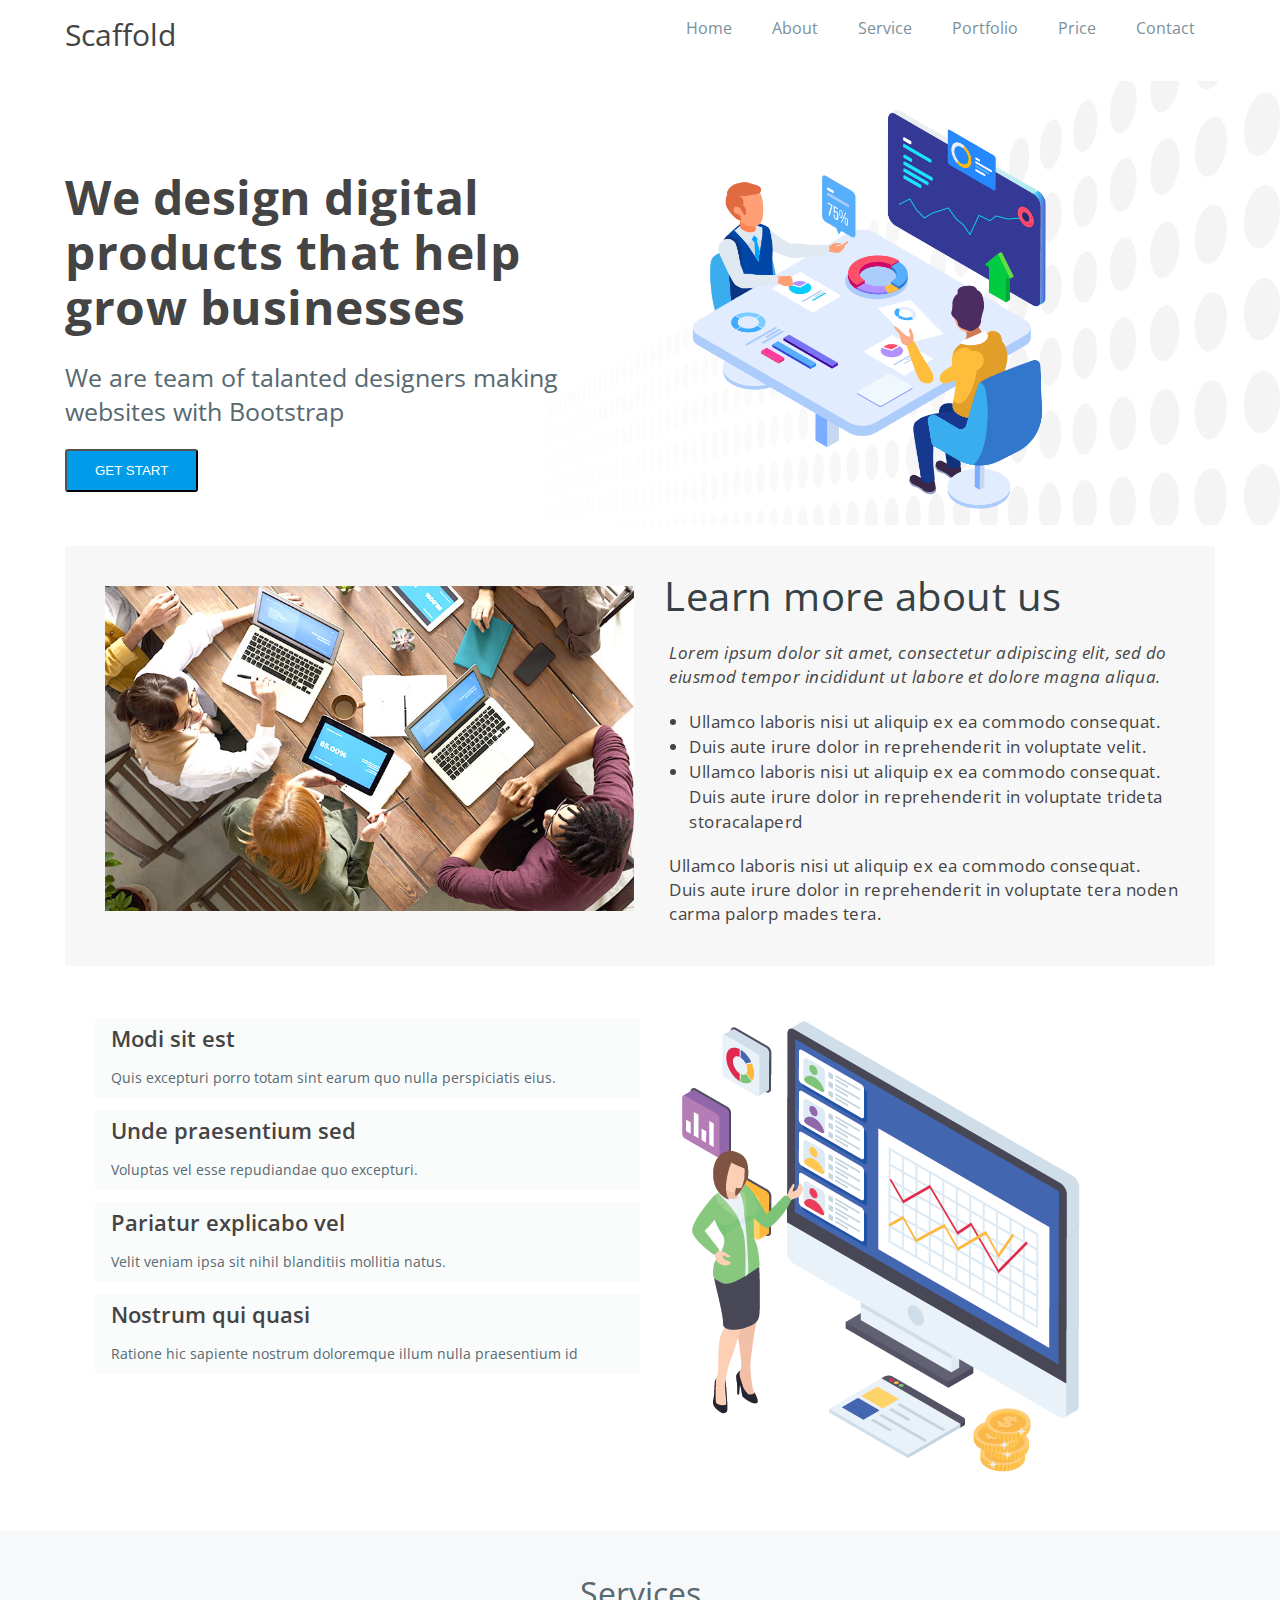
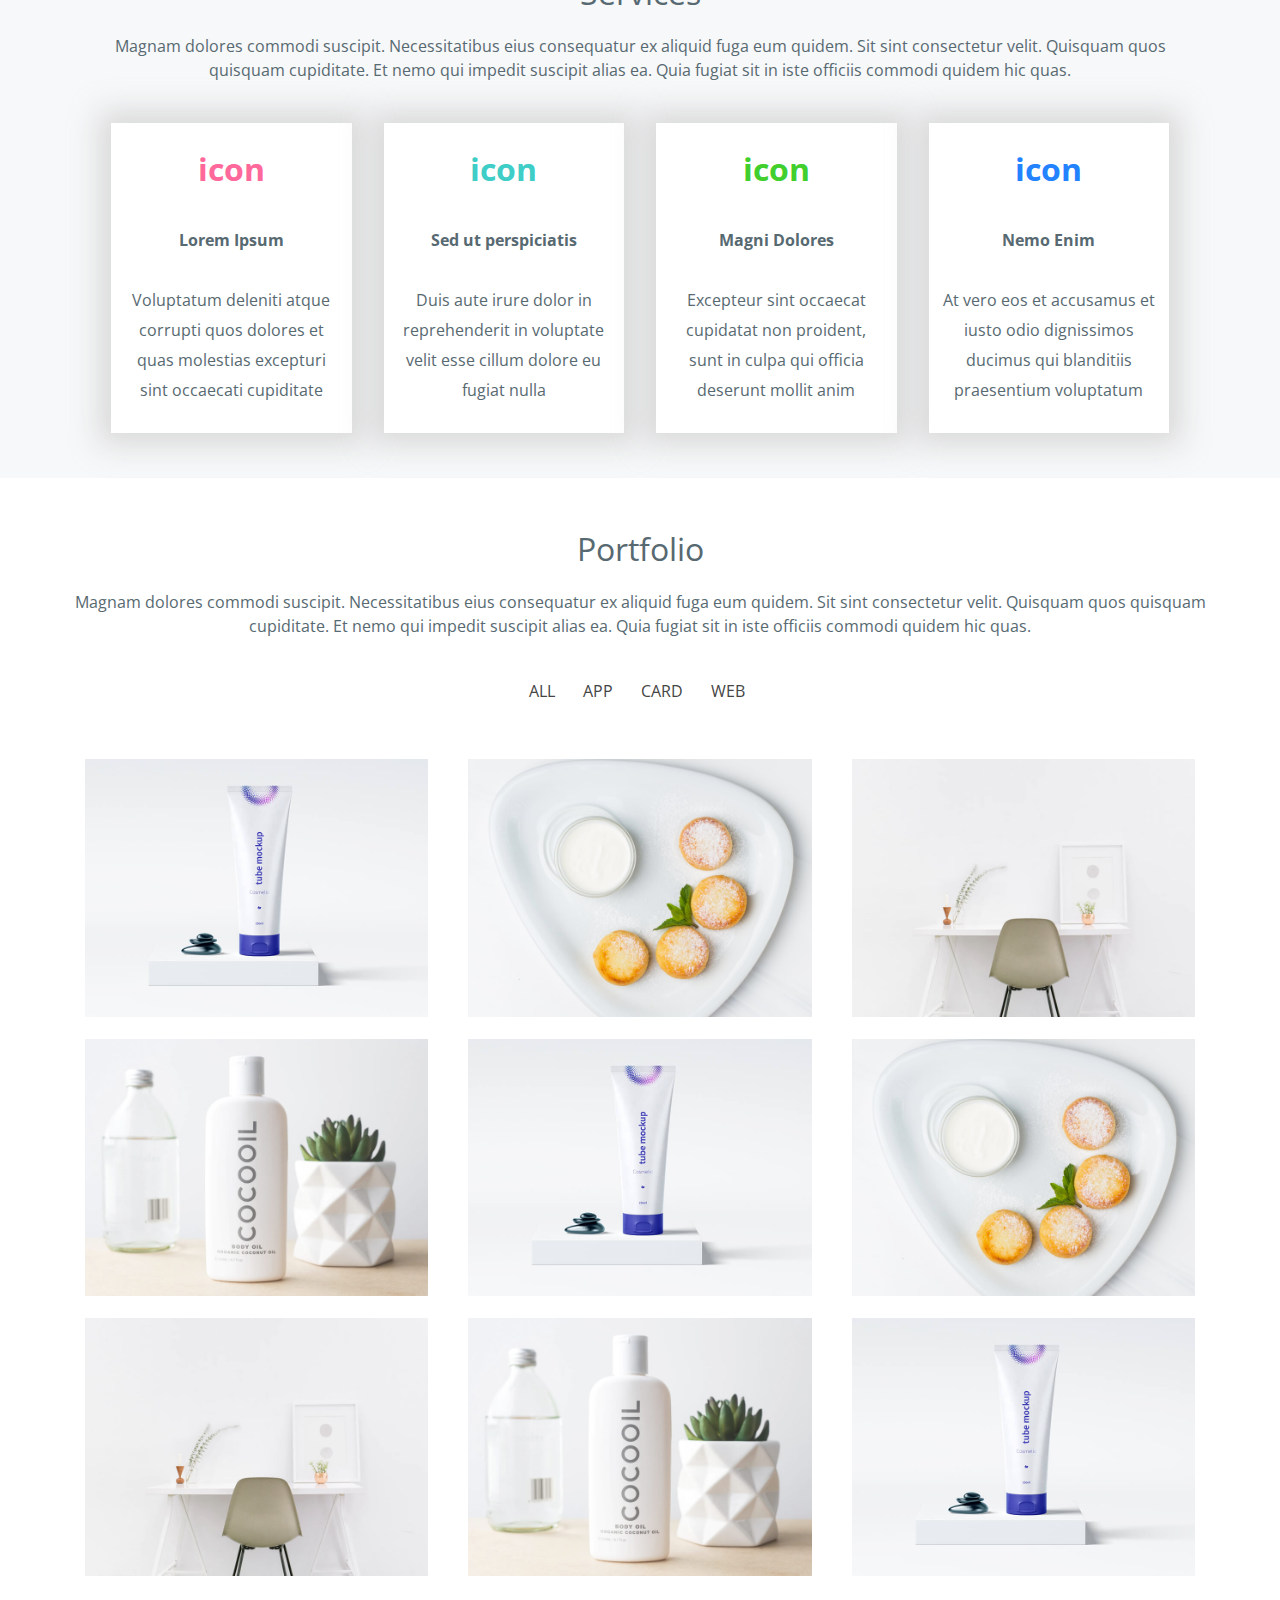
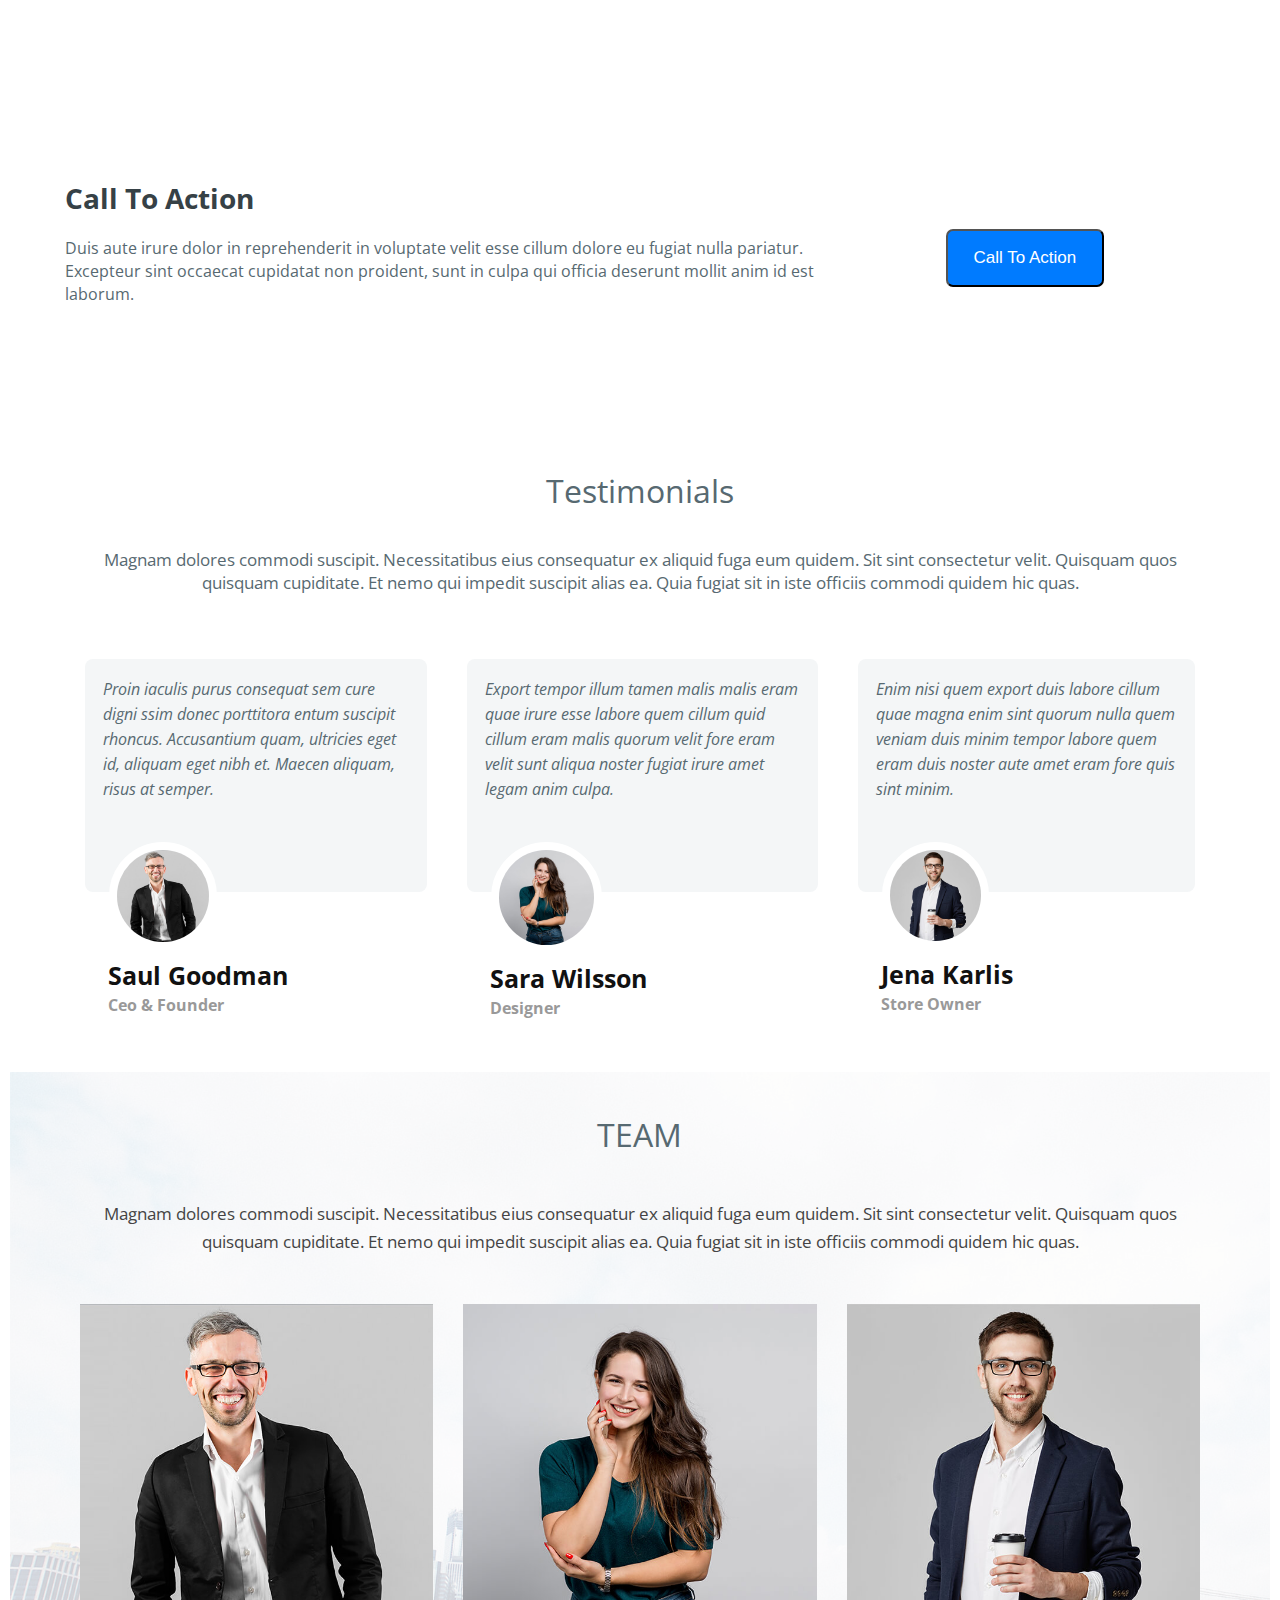
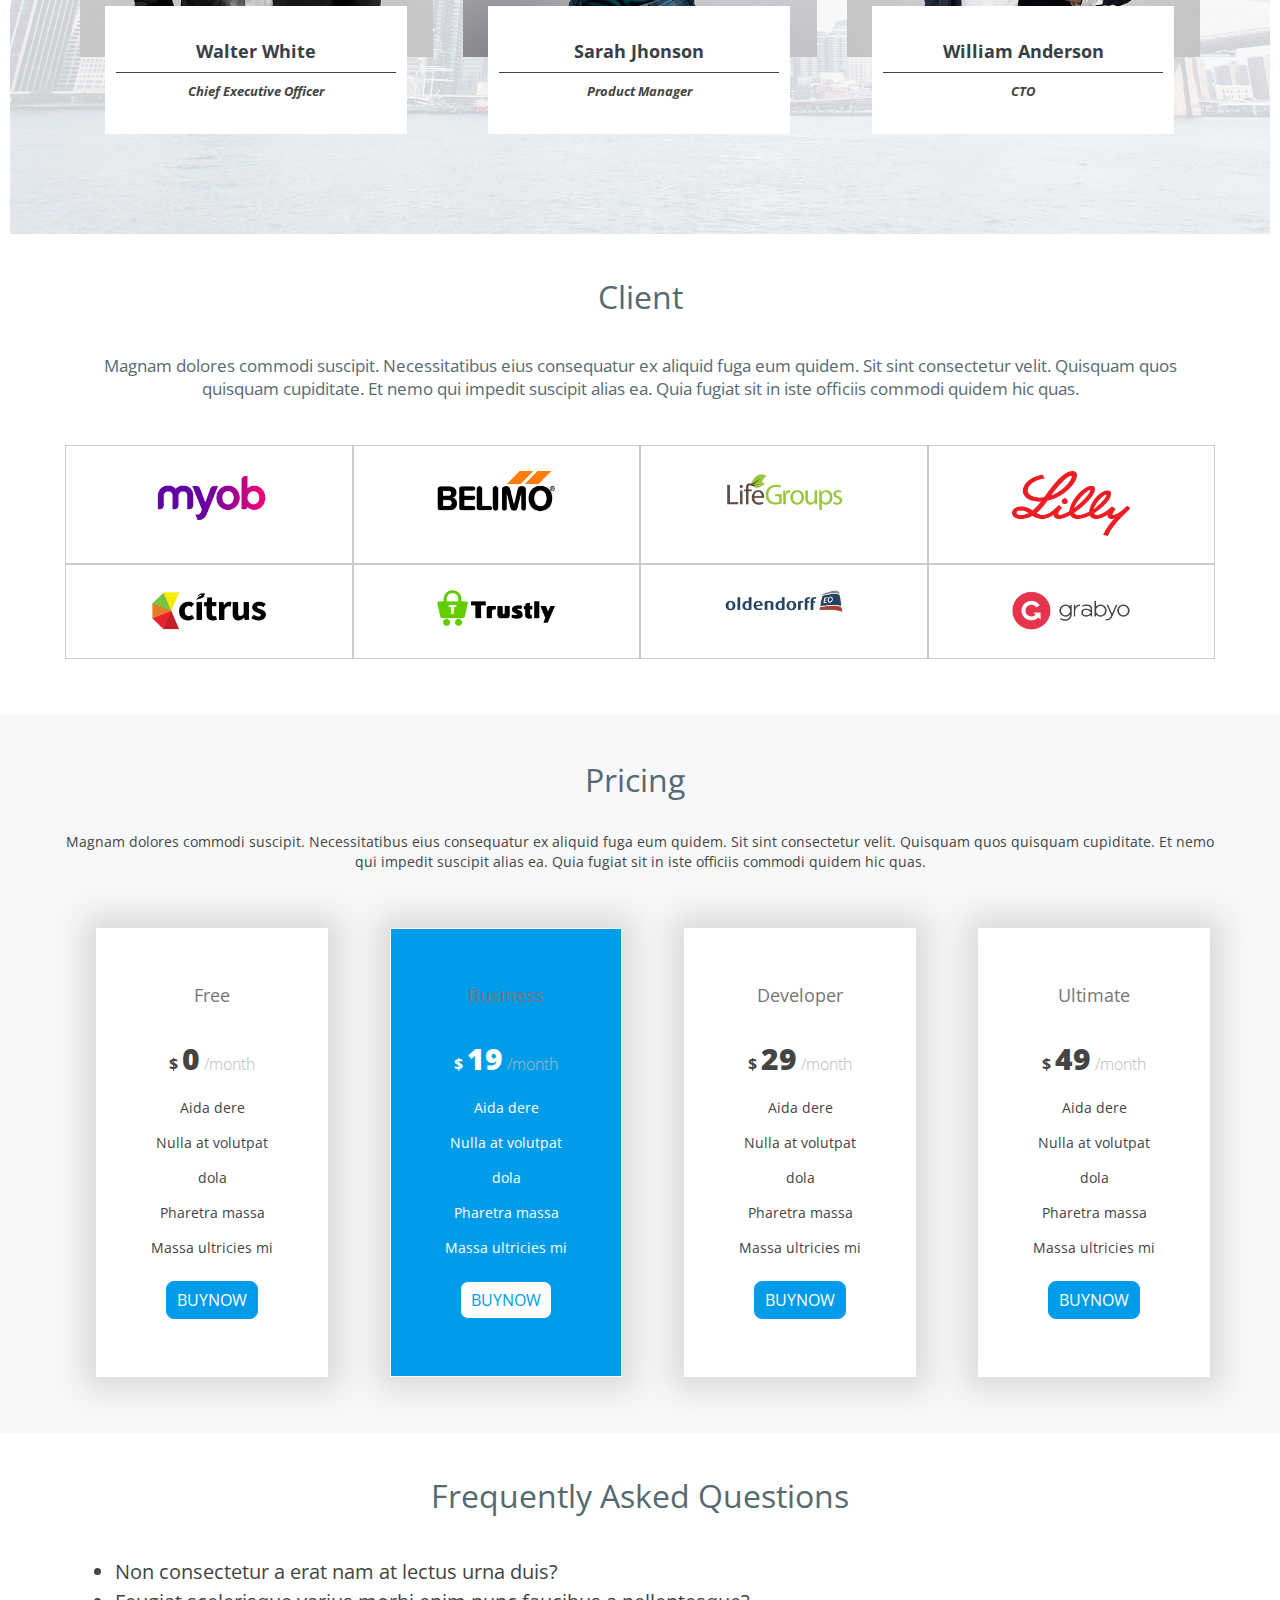
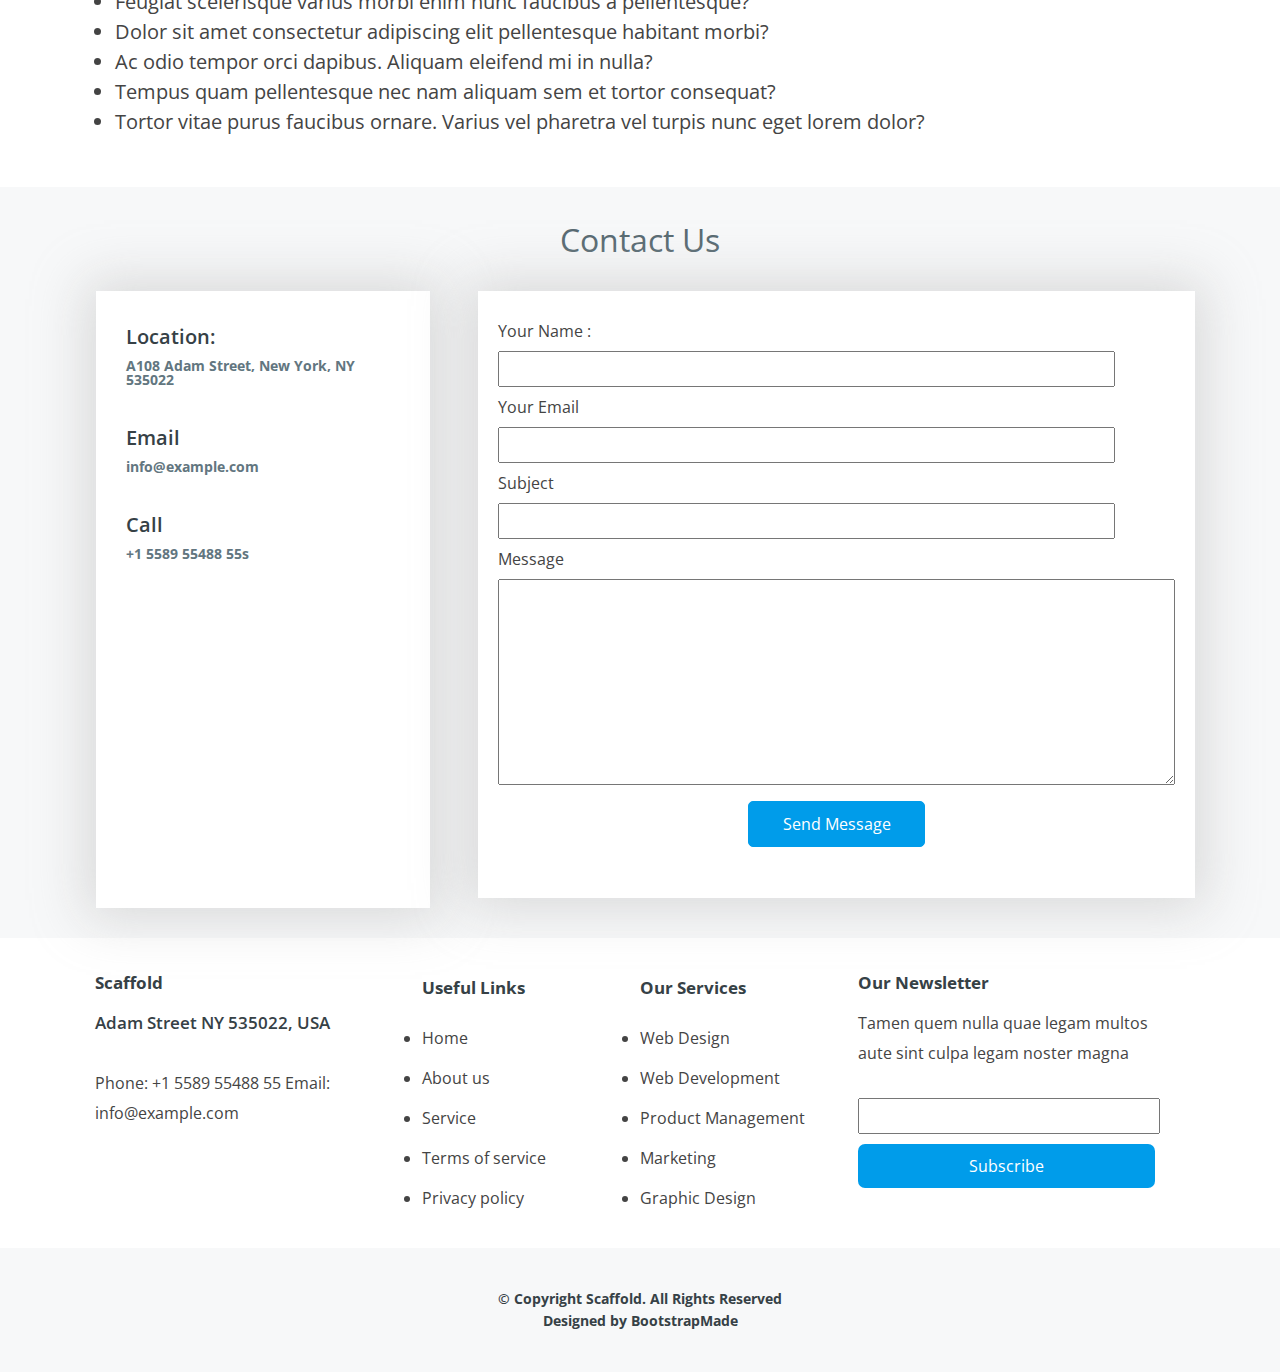
<file: index.html>
<!DOCTYPE html>
<html lang="en">
<head>
    <meta charset="UTF-8">
    <meta name="viewport" content="width=device-width, initial-scale=1.0">
    <title>Document</title>
    <link href="https://fonts.googleapis.com/css?family=Open+Sans:300,300i,400,400i,600,600i,700,700i|Raleway:300,300i,400,400i,500,500i,600,600i,700,700i|Poppins:300,300i,400,400i,500,500i,600,600i,700,700i" rel="stylesheet">    <link rel="stylesheet" href="css/reset.css">
    <link rel="stylesheet" href="css/style.css">
</head>
<body>

    <!----------HEADER---------->

    <div id="header">
        <div class="container">
           <div class="header_wrapper">
                <div class="header_left">
                    <logo>Scaffold</logo>
                </div>
                <div class="header_right">
                    <div class="nav_bar">
                        <a href="#">Home</a>
                        <a href="about.html">About</a>
                        <a href="service.html">Service</a>
                        <a href="portfolio.html">Portfolio</a>
                        <a href="price.html">Price</a>
                        <a href="contact.html">Contact</a>
                    </div>
                </div>
           </div>
        </div>
    </div>

    <!----------BANNER---------->

    <div id="banner">
        <div class="container">
            <div class="banner_wrapper">
                <div class="banner_left">
                    <h1>We design digital products that help<br> grow businesses</h1>
                    <p>We are team of talanted designers making websites with Bootstrap</p>
                    <button class="btn">get start</button>                   
                </div>
                <div class="banner_right">
                    <img src="./images/banner.png" alt="image" width="70%">
                </div>
            </div>
        </div>
    </div>
    
    <!----------ABOUT---------->
    
    <div id="about">
        <div class="container">
            <div class="about_wrapper">
                <div class="about_left">
                    <img src="./images/about.jpg" alt="about_img" width="100%">
                </div>
                <div class="about_right">
                    <h3>Learn more about us</h3>
                    <p><i>Lorem ipsum dolor sit amet, consectetur adipiscing elit, sed do eiusmod tempor incididunt ut labore et dolore magna aliqua.</i></p>
                    <ul>
                        <li>Ullamco laboris nisi ut aliquip ex ea commodo consequat.</li>
                        <li>Duis aute irure dolor in reprehenderit in voluptate velit.</li>
                        <li>Ullamco laboris nisi ut aliquip ex ea commodo consequat. Duis aute irure dolor in reprehenderit in voluptate trideta storacalaperd</li>
                    </ul>
                    <p>Ullamco laboris nisi ut aliquip ex ea commodo consequat. Duis aute irure dolor in reprehenderit in voluptate tera noden carma palorp mades tera.</p>
                </div>
            </div>
        </div>
    </div>

    <!----------FEATURE---------->

    <div id="features">
        <div class="container">
            <div class="feature_wrapper">
                <div class="feat_left">
                    <li class="feat_li_1">
                        <h4>Modi sit est</h4>
                        <p>Quis excepturi porro totam sint earum quo nulla perspiciatis eius.</p>
                    </li>
                    <li class="feat_li_2">
                        <h4>Unde praesentium sed</h4>
                        <p>Voluptas vel esse repudiandae quo excepturi.</p>
                    </li>
                    <li class="feat_li_3">
                        <h4>Pariatur explicabo vel</h4>
                        <p>Velit veniam ipsa sit nihil blanditiis mollitia natus.</p>
                    </li>
                    <li class="feat_li_4">
                        <h4>Nostrum qui quasi</h4>
                        <p>Ratione hic sapiente nostrum doloremque illum nulla praesentium id</p>
                    </li>
                </div>
                <div class="feat_left">
                   <img src="./images/features.png" alt="">
                </div>
            </div>
        </div>
    </div>

    <!----------SERVICES---------->

    <div id="services">
        <div class="container">
           <div class="service_wrappar">
                <div class="head">
                    <h2>Services</h2>
                    <p>Magnam dolores commodi suscipit. Necessitatibus eius consequatur ex aliquid fuga eum quidem. Sit sint consectetur velit. Quisquam quos quisquam cupiditate. Et nemo qui impedit suscipit alias ea. Quia fugiat sit in iste officiis commodi quidem hic quas.</p>
                </div>
                <div class="bottom">
                    <div class="service ser_1">                    
                        <h2>icon</h2>
                        <h4>Lorem Ipsum</h4>
                        <p>Voluptatum deleniti atque corrupti quos dolores et quas molestias excepturi sint occaecati cupiditate</p>
                    </div>
                     <div class="service ser_2">
                        <h2>icon</h2>
                        <h4>Sed ut perspiciatis</h4>
                        <p>Duis aute irure dolor in reprehenderit in voluptate velit esse cillum dolore eu fugiat nulla</p>
                    </div>
                    <div class="service ser_3">
                        <h2>icon</h2>
                        <h4>Magni Dolores</h4>
                        <p>Excepteur sint occaecat cupidatat non proident, sunt in culpa qui officia deserunt mollit anim</p>
                        </div>
                    <div class="service ser_4">
                        <h2>icon</h2>
                        <h4>Nemo Enim</h4>
                        <p>At vero eos et accusamus et iusto odio dignissimos ducimus qui blanditiis praesentium voluptatum</p>
                    </div>
                </div>
            </div>
        </div>
    </div>

     <!----------PORTFOLIO---------->

     <div id="portfolio">
        <div class="container">
            <div class="portfolio_wrapper">
                <div class="head">
                    <h2>Portfolio</h2>
                    <p>Magnam dolores commodi suscipit. Necessitatibus eius consequatur ex aliquid fuga eum quidem. Sit sint consectetur velit. Quisquam quos quisquam cupiditate. Et nemo qui impedit suscipit alias ea. Quia fugiat sit in iste officiis commodi quidem hic quas.</p>
                    <div class="head_2">
                        <div class="clk">ALL</div>
                        <div class="clk">APP</div>
                        <div class="clk">CARD</div>
                        <div class="clk">WEB</div>
                    </div>
                </div>
                <div class="bottom">
                    <div class="img-head-1">
                        <div class="image img_1"><img src="./images/portfolio-3.jpg" alt="img1" width="100%"></div>
                        <div class="image img_2"><img src="./images/portfolio-6.jpg" alt="img1" width="100%"></div>
                        <div class="image img_3"><img src="./images/portfolio-8.jpg" alt="img1" width="100%"></div>
                    </div>
                    <div class="img-head-2">
                        <div class="image img_1"><img src="./images/portfolio-9.jpg" alt="img1" width="100%"></div>
                        <div class="image img_2"><img src="./images/portfolio-3.jpg" alt="img1" width="100%"></div>
                        <div class="image img_3"><img src="./images/portfolio-6.jpg" alt="img1" width="100%"></div>
                    </div>
                    <div class="img-head-3">
                        <div class="image img_1"><img src="./images/portfolio-8.jpg" alt="img1" width="100%"></div>
                        <div class="image img_2"><img src="./images/portfolio-9.jpg" alt="img1" width="100%"></div>
                        <div class="image img_3"><img src="./images/portfolio-3.jpg" alt="img1" width="100%"></div>
                    </div>
                </div>
            </div>
        </div>
    </div>

    <!----------CALL_TO_ACTION---------->

    <div id="cta">
        <div class="container">
            <div class="cta_wrapper">
                <div class="call_left">
                    <div class="content">
                        <h2>Call To Action</h2>
                        <p>Duis aute irure dolor in reprehenderit in voluptate velit esse cillum dolore eu fugiat nulla pariatur. Excepteur sint occaecat cupidatat non proident, sunt in culpa qui officia deserunt mollit anim id est laborum.</p>
                    </div>
                </div>
                <div class="call_right">
                    <div class="button">
                        <button class="btn">Call To Action</button>
                    </div>
                </div>
            </div>
        </div>
    </div>
    
    <!----------TESTIMONIAL---------->

    <div id="testimonial">
        <div class="container">
            <div class="text_top">
                <h2>Testimonials</h2>
                <p>Magnam dolores commodi suscipit. Necessitatibus eius consequatur ex aliquid fuga eum quidem. Sit sint consectetur velit. Quisquam quos quisquam cupiditate. Et nemo qui impedit suscipit alias ea. Quia fugiat sit in iste officiis commodi quidem hic quas.</p>
            </div>
            <div class="text_bottom">
                <div class="item item1">
                    <p> Proin iaculis purus consequat sem cure digni ssim donec porttitora entum suscipit rhoncus. Accusantium quam, ultricies eget id, aliquam eget nibh et. Maecen aliquam, risus at semper.</p>
                    <img src="./images/team-1.jpg" alt="img" width="27%">
                    <h3>Saul Goodman</h3>
                    <h4>Ceo & Founder</h4>
                </div>
                <div class="item item2">
                    <p>Export tempor illum tamen malis malis eram quae irure esse labore quem cillum quid cillum eram malis quorum velit fore eram velit sunt aliqua noster fugiat irure amet legam anim culpa.</p>
                    <img src="./images/team-2.jpg" alt="img" width="27%">
                    <h3>Sara Wilsson</h3>
                    <h4>Designer</h4>
                </div>
                <div class="item item3">
                    <p>Enim nisi quem export duis labore cillum quae magna enim sint quorum nulla quem veniam duis minim tempor labore quem eram duis noster aute amet eram fore quis sint minim.</p>
                    <img src="./images/team-3.jpg" alt="img" width="27%">
                    <h3>Jena Karlis</h3>
                    <h4>Store Owner</h4>
                </div>
                <!----------TESTIMONIAL-EXTRA

                <div class="item4">
                    <p>Fugiat enim eram quae cillum dolore dolor amet nulla culpa multos export minim fugiat minim velit minim dolor enim duis veniam ipsum anim magna sunt elit fore quem dolore labore illum veniam.</p>
                    <img src="" alt="img">
                    <h3>Matt Brandon</h3>
                    <h4>Freelancer</h4>
                </div>
                <div class="item5">
                    <p> Quis quorum aliqua sint quem legam fore sunt eram irure aliqua veniam tempor noster veniam enim culpa labore duis sunt culpa nulla illum cillum fugiat legam esse veniam culpa fore nisi cillum quid.</p>
                    <img src="" alt="img">
                    <h3>John Larson</h3>
                    <h4>Entrepreneur</h4>
                </div>
                <div class="item6">
                    <p>Proin iaculis purus consequat sem cure digni ssim donec porttitora entum suscipit rhoncus. Accusantium quam, ultricies eget id, aliquam eget nibh et. Maecen aliquam, risus at semper.</p>
                    <img src="" alt="img">
                    <h3>Saul Goodman</h3>
                    <h4>Ceo & Founder</h4>
                </div>

                ------->
            </div>
        </div>
    </div>

    <!----------TEAM---------->

    <div id="team">
        <div class="container">
            <div class="team_top">
                <h2>TEAM</h2>
                <p>Magnam dolores commodi suscipit. Necessitatibus eius consequatur ex aliquid fuga eum quidem. Sit sint consectetur velit. Quisquam quos quisquam cupiditate. Et nemo qui impedit suscipit alias ea. Quia fugiat sit in iste officiis commodi quidem hic quas.</p>
            </div>
            <div class="team_bottom">
                <div class="team">
                    <img src="./images/team-1.jpg" alt="" width="100%">
                    <div class="char char1">
                        <h3>Walter White</h3>
                        <h4>Chief Executive Officer</h4>
                    </div>
                </div>
                <div class="team">
                    <img src="./images/team-2.jpg" alt="" width="100%">
                    <div class="char char2">
                        <h3>Sarah Jhonson</h3>
                        <h4>Product Manager</h4>
                    </div>                    
                </div>
                <div class="team">
                    <img src="./images/team-3.jpg" alt="" width="100%">   
                    <div class="char char3">
                        <h3>William Anderson</h3>
                        <h4>CTO</h4>
                    </div>                   
                </div>                
            </div>
        </div>
    </div>


    <!----------CLINENT---------->

    <div id="client">
        <div class="container">
            <div class="client_top">
                <h2>Client</h2>
                <p>Magnam dolores commodi suscipit. Necessitatibus eius consequatur ex aliquid fuga eum quidem. Sit sint consectetur velit. Quisquam quos quisquam cupiditate. Et nemo qui impedit suscipit alias ea. Quia fugiat sit in iste officiis commodi quidem hic quas.</p>
            </div>
            <div class="client_bottom">
                <div class="icon_top">
                    <div class="item item1"><img src="./images/client-1.png" alt="" width="50%"></div>
                    <div class="item item2"><img src="./images/client-2.png" alt="" width="50%"></div>
                    <div class="item item3"><img src="./images/client-3.png" alt="" width="50%"></div>
                    <div class="item item4"><img src="./images/client-4.png" alt="" width="50%"></div>
                </div>
                <div class="icon_bottom">
                    <div class="item item5"><img src="./images/client-5.png" alt=""  width="50%"></div>
                    <div class="item item6"><img src="./images/client-6.png" alt=""  width="50%"></div>
                    <div class="item item7"><img src="./images/client-7.png" alt=""  width="50%" ></div>
                    <div class="item item8"><img src="./images/client-8.png" alt=""  width="50%"></div>
                </div>
            </div>
        </div>
    </div>


    <!----------PRICING---------->

    <div id="pricing">
        <div class="container">
            <div class="pricing_top">
                <h2>Pricing</h2>
                <p>Magnam dolores commodi suscipit. Necessitatibus eius consequatur ex aliquid fuga eum quidem. Sit sint consectetur velit. Quisquam quos quisquam cupiditate. Et nemo qui impedit suscipit alias ea. Quia fugiat sit in iste officiis commodi quidem hic quas.</p>
            </div>
            <div class="pricing_bottom">
                <div class="price pr1">
                    <h3>Free</h3><br>
                    <h4>
                        <sup>$</sup>
                        <strong>0</strong>
                        <span>/month</span>
                    </h4><br>
                   <p>
                        Aida dere<br>
                        Nulla at volutpat dola<br>
                        Pharetra massa<br>
                        Massa ultricies mi<br>
                   </p><br>
                   <div class="btn">BUYNOW</div>
                </div>
                <div class="price pr2">
                    <h3>Business</h3><br>
                    <h4>
                        <sup>$</sup>
                        <strong>19</strong>
                        <span>/month</span>
                    </h4><br>
                    <p>
                        Aida dere<br>
                        Nulla at volutpat dola<br>
                        Pharetra massa<br>
                        Massa ultricies mi<br>
                   </p><br>
                   <div class="btn1">BUYNOW</div>
                </div>
                <div class="price pr3">
                    <h3>Developer</h3><br>
                    <h4>
                        <sup>$</sup>
                        <strong>29</strong>
                        <span>/month</span>
                    </h4><br>
                    <p>
                        Aida dere<br>
                        Nulla at volutpat dola<br>
                        Pharetra massa<br>
                        Massa ultricies mi<br>
                   </p><br>
                   <div class="btn">BUYNOW</div>
                </div>
                <div class="price pr4">
                    <h3>Ultimate</h3><br>
                    <h4>
                        <sup>$</sup>
                        <strong>49</strong>
                        <span>/month</span>
                    </h4><br>
                    <p>
                        Aida dere<br>
                        Nulla at volutpat dola<br>
                        Pharetra massa<br>
                        Massa ultricies mi<br>
                   </p><br>
                   <div class="btn">BUYNOW</div>
                </div>
            </div>
        </div>
    </div>


    <!----------FREQUENTLY_ASKED_QUESTION---------->

    <div id="fqa">
        <div class="container">
            <div class="fqa_top">
                <h2>Frequently Asked Questions</h2>
            </div>
            <div class="fqa_bottom">
                <ul>
                    <li>Non consectetur a erat nam at lectus urna duis?</li>
                    <li>Feugiat scelerisque varius morbi enim nunc faucibus a pellentesque?</li>
                    <li>Dolor sit amet consectetur adipiscing elit pellentesque habitant morbi?</li>
                    <li>Ac odio tempor orci dapibus. Aliquam eleifend mi in nulla?</li>
                    <li>Tempus quam pellentesque nec nam aliquam sem et tortor consequat?</li>
                    <li>Tortor vitae purus faucibus ornare. Varius vel pharetra vel turpis nunc eget lorem dolor?</li>
                </ul>
            </div>
        </div>
    </div>


    <!----------CONTACT_AS---------->

    <div id="contact">
        <div class="container">
            <div class="contact_top">
                <h2>Contact Us</h2>
            </div>
            <div class="contact_bottom">
                <div class="contact_bottom_left">
                    <div class="location">
                        <h3>Location:</h3>
                        <h4>A108 Adam Street, New York, NY 535022</h4>
                    </div>
                    <div class="email">
                        <h3>Email</h3>
                        <h4>info@example.com</h4>
                    </div>
                    <div class="call">
                        <h3>Call</h3>
                        <h4>+1 5589 55488 55s</h4>
                    </div>
                    <div class="map">
                        <iframe src="https://www.google.com/maps/embed?pb=!1m18!1m12!1m3!1d20755.65281329057!2d77.75155174260532!3d8.70727209990511!2m3!1f0!2f0!3f0!3m2!1i1024!2i768!4f13.1!3m3!1m2!1s0x3b0411625053c519%3A0xad791b361b359a4d!2sTirunelveli%2C%20Tamil%20Nadu!5e0!3m2!1sen!2sin!4v1589795186162!5m2!1sen!2sin" width="100%" height="300px" frameborder="0" style="border:0;" allowfullscreen="" aria-hidden="false" tabindex="0"></iframe>
                    </div>
                </div>
                <div class="contact_bottom_right">
                    <form>
                        <label for="user-name">Your Name :</label>
                        <input type="text" name="user-name" id="user-name"><br>
                        <label for="e-mail">Your Email</label>
                        <input type="text" name="e-mail" id="e-mail"><br>
                        <label for="subject">Subject</label><br>
                        <input type="text" name="subject" id="subject"><br>
                        <label for="">Message</label><br>
                        <textarea name="" id="" cols="82" rows="10"></textarea>
                        <div class="btn">Send Message</div>
                    </form>
                </div>
            </div>
        </div>
    </div>


    <!----------FOOTER---------->

    <div id="footer">
        <div class="container">
            <div class="footer_body">
                <div class="row r1">
                    <h3>Scaffold</h3>
                    <h4>
                         Adam Street
                         NY 535022, USA
                     </h4>
                     <p>
                        <span>Phone:</span> +1 5589 55488 55
                        <span>Email:</span> info@example.com
                    </p>
                </div>
                <div class="row r2">
                    <h3>Useful Links</h3>
                    <ul>
                        <li>Home</li>
                        <li>About us</li>
                        <li>Service</li>
                        <li>Terms of service</li>
                        <li>Privacy policy</li>
                    </ul>
                </div>
                <div class="row r3">
                    <h3>Our Services</h3>
                    <ul>
                        <li>Web Design</li>
                        <li>Web Development</li>
                        <li>Product Management</li>
                        <li>Marketing</li>
                        <li>Graphic Design</li>
                    </ul>
                </div>
                <div class="row r4">
                    <h3>Our Newsletter</h3>
                    <p>Tamen quem nulla quae legam multos aute sint culpa legam noster magna</p><br>
                    <input type="text" name="" id="">
                    <div class="btn">Subscribe</div>
                </div>
            </div>
        </div>
    </div>

    <!----------FOOTER_UNDER---------->

    <div class="footer_under">
        <h3>© Copyright Scaffold. All Rights Reserved</h3> 
        <h3>Designed by BootstrapMade</h3>
    </div>

</body>
</html>
</file>
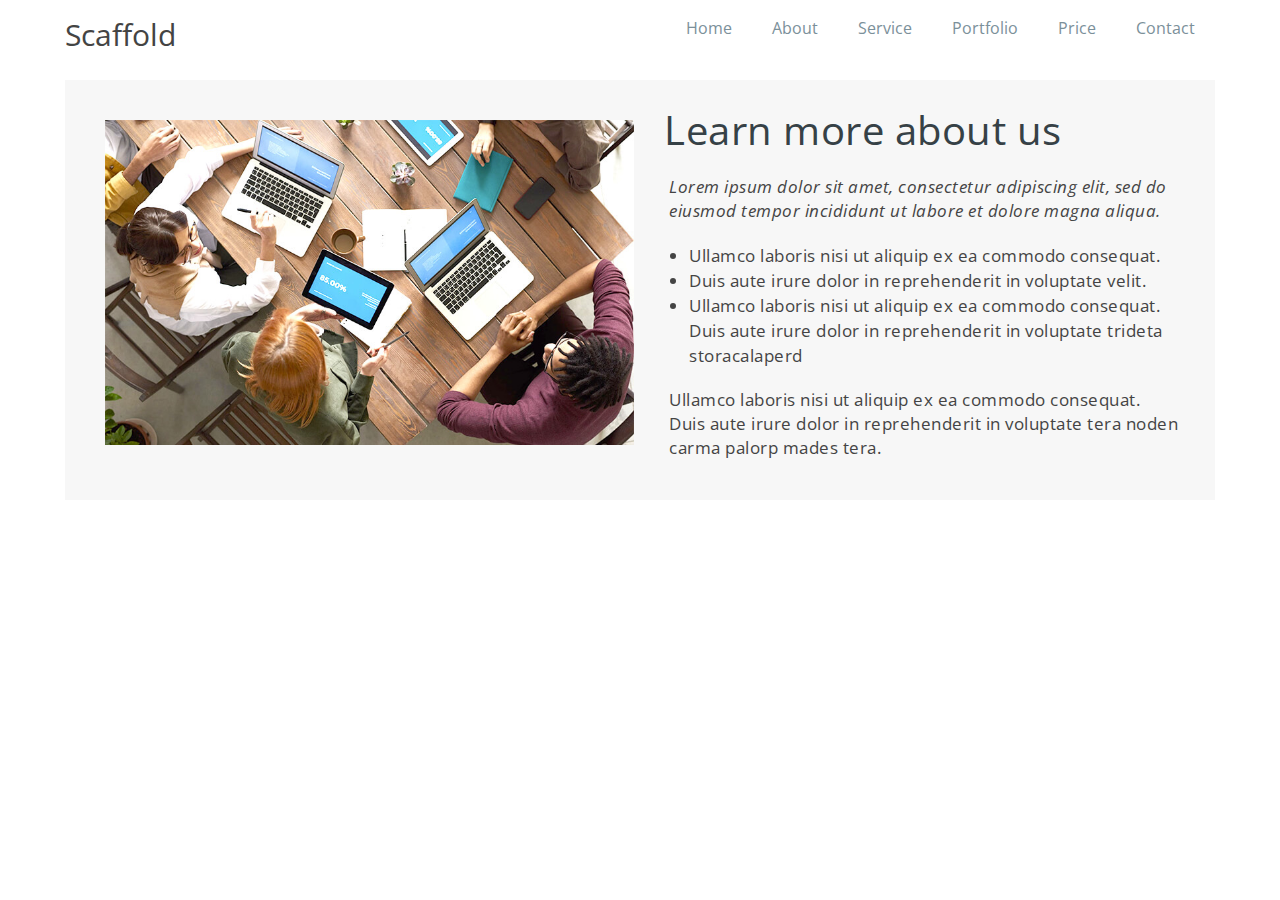
<file: about.html>
<!DOCTYPE html>
<html lang="en">
<head>
    <meta charset="UTF-8">
    <meta name="viewport" content="width=device-width, initial-scale=1.0">
    <title>Document</title>
    <link href="https://fonts.googleapis.com/css?family=Open+Sans:300,300i,400,400i,600,600i,700,700i|Raleway:300,300i,400,400i,500,500i,600,600i,700,700i|Poppins:300,300i,400,400i,500,500i,600,600i,700,700i" rel="stylesheet">    <link rel="stylesheet" href="css/reset.css">
    <link rel="stylesheet" href="css/style.css">
</head>
<body>

    <!----------HEADER---------->

    <div id="header">
        <div class="container">
           <div class="header_wrapper">
                <div class="header_left">
                    <logo>Scaffold</logo>
                </div>
                <div class="header_right">
                    <div class="nav_bar">
                        <a href="index.html">Home</a>
                        <a href="#">About</a>
                        <a href="service.html">Service</a>
                        <a href="portfolio.html">Portfolio</a>
                        <a href="price.html">Price</a>
                        <a href="contact.html">Contact</a>
                    </div>
                </div>
           </div>
        </div>
    </div>

    <!----------ABOUT---------->
    
    <div id="about">
        <div class="container">
            <div class="about_wrapper">
                <div class="about_left">
                    <img src="./images/about.jpg" alt="about_img" width="100%">
                </div>
                <div class="about_right">
                    <h3>Learn more about us</h3>
                    <p><i>Lorem ipsum dolor sit amet, consectetur adipiscing elit, sed do eiusmod tempor incididunt ut labore et dolore magna aliqua.</i></p>
                    <ul>
                        <li>Ullamco laboris nisi ut aliquip ex ea commodo consequat.</li>
                        <li>Duis aute irure dolor in reprehenderit in voluptate velit.</li>
                        <li>Ullamco laboris nisi ut aliquip ex ea commodo consequat. Duis aute irure dolor in reprehenderit in voluptate trideta storacalaperd</li>
                    </ul>
                    <p>Ullamco laboris nisi ut aliquip ex ea commodo consequat. Duis aute irure dolor in reprehenderit in voluptate tera noden carma palorp mades tera.</p>
                </div>
            </div>
        </div>
    </div>
</file>
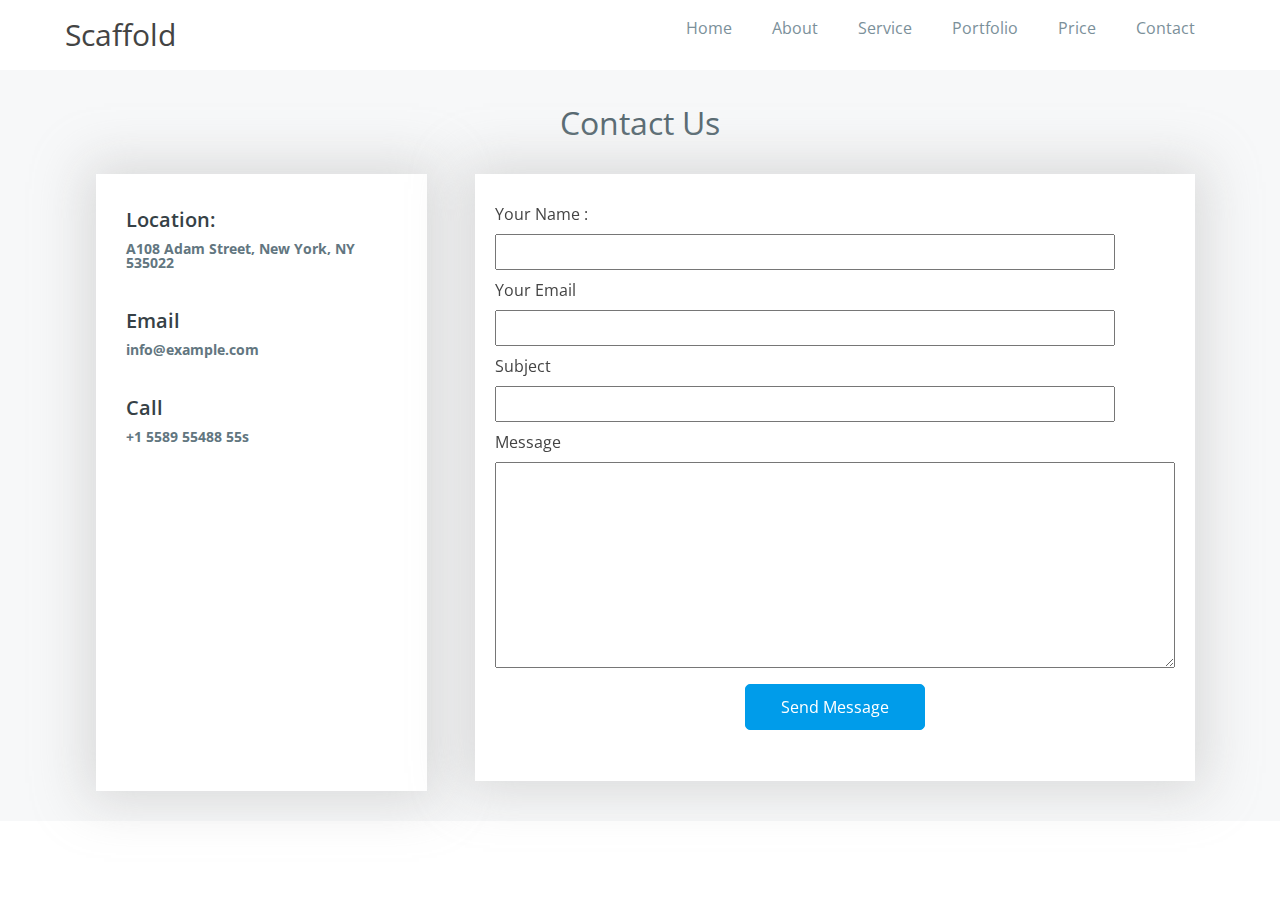
<file: contact.html>
<!DOCTYPE html>
<html lang="en">
<head>
    <meta charset="UTF-8">
    <meta name="viewport" content="width=device-width, initial-scale=1.0">
    <title>Document</title>
    <link href="https://fonts.googleapis.com/css?family=Open+Sans:300,300i,400,400i,600,600i,700,700i|Raleway:300,300i,400,400i,500,500i,600,600i,700,700i|Poppins:300,300i,400,400i,500,500i,600,600i,700,700i" rel="stylesheet">    <link rel="stylesheet" href="css/reset.css">
    <link rel="stylesheet" href="css/style.css">
</head>
<body>

    <!----------HEADER---------->

    <div id="header">
        <div class="container">
           <div class="header_wrapper">
                <div class="header_left">
                    <logo>Scaffold</logo>
                </div>
                <div class="header_right">
                    <div class="nav_bar">
                        <a href="index.html">Home</a>
                        <a href="about.html">About</a>
                        <a href="service.html">Service</a>
                        <a href="portfolio.html">Portfolio</a>
                        <a href="price.html">Price</a>
                        <a href="#">Contact</a>
                    </div>
                </div>
           </div>
        </div>
    </div>

    <!----------CONTACT_AS---------->

    <div id="contact">
        <div class="container">
            <div class="contact_top">
                <h2>Contact Us</h2>
            </div>
            <div class="contact_bottom">
                <div class="contact_bottom_left">
                    <div class="location">
                        <h3>Location:</h3>
                        <h4>A108 Adam Street, New York, NY 535022</h4>
                    </div>
                    <div class="email">
                        <h3>Email</h3>
                        <h4>info@example.com</h4>
                    </div>
                    <div class="call">
                        <h3>Call</h3>
                        <h4>+1 5589 55488 55s</h4>
                    </div>
                    <div class="map">
                        <iframe src="https://www.google.com/maps/embed?pb=!1m18!1m12!1m3!1d20755.65281329057!2d77.75155174260532!3d8.70727209990511!2m3!1f0!2f0!3f0!3m2!1i1024!2i768!4f13.1!3m3!1m2!1s0x3b0411625053c519%3A0xad791b361b359a4d!2sTirunelveli%2C%20Tamil%20Nadu!5e0!3m2!1sen!2sin!4v1589795186162!5m2!1sen!2sin" width="100%" height="300px" frameborder="0" style="border:0;" allowfullscreen="" aria-hidden="false" tabindex="0"></iframe>
                    </div>
                </div>
                <div class="contact_bottom_right">
                    <form>
                        <label for="user-name">Your Name :</label>
                        <input type="text" name="user-name" id="user-name"><br>
                        <label for="e-mail">Your Email</label>
                        <input type="text" name="e-mail" id="e-mail"><br>
                        <label for="subject">Subject</label><br>
                        <input type="text" name="subject" id="subject"><br>
                        <label for="">Message</label><br>
                        <textarea name="" id="" cols="82" rows="10"></textarea>
                        <div class="btn">Send Message</div>
                    </form>
                </div>
            </div>
        </div>
    </div>
</file>
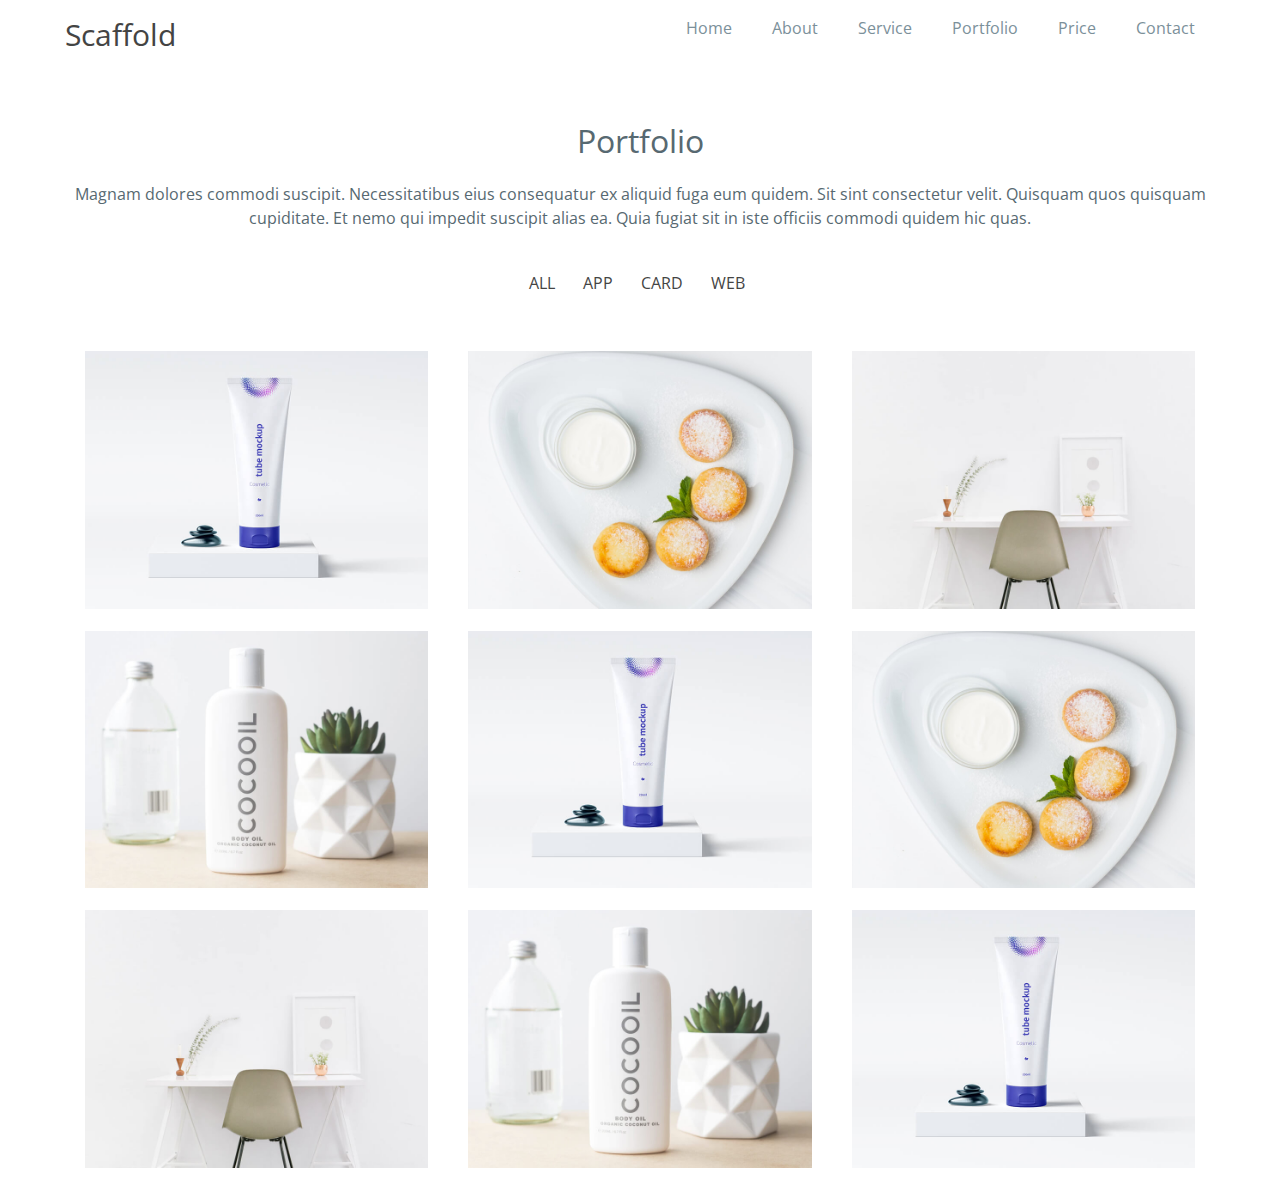
<file: portfolio.html>
<!DOCTYPE html>
<html lang="en">
<head>
    <meta charset="UTF-8">
    <meta name="viewport" content="width=device-width, initial-scale=1.0">
    <title>Document</title>
    <link href="https://fonts.googleapis.com/css?family=Open+Sans:300,300i,400,400i,600,600i,700,700i|Raleway:300,300i,400,400i,500,500i,600,600i,700,700i|Poppins:300,300i,400,400i,500,500i,600,600i,700,700i" rel="stylesheet">    <link rel="stylesheet" href="css/reset.css">
    <link rel="stylesheet" href="css/style.css">
</head>
<body>

    <!----------HEADER---------->

    <div id="header">
        <div class="container">
           <div class="header_wrapper">
                <div class="header_left">
                    <logo>Scaffold</logo>
                </div>
                <div class="header_right">
                    <div class="nav_bar">
                        <a href="index.html">Home</a>
                        <a href="about.html">About</a>
                        <a href="service.html">Service</a>
                        <a href="#">Portfolio</a>
                        <a href="price.html">Price</a>
                        <a href="contact.html">Contact</a>
                    </div>
                </div>
           </div>
        </div>
    </div>

    <!----------PORTFOLIO---------->

    <div id="portfolio">
        <div class="container">
            <div class="portfolio_wrapper">
                <div class="head">
                    <h2>Portfolio</h2>
                    <p>Magnam dolores commodi suscipit. Necessitatibus eius consequatur ex aliquid fuga eum quidem. Sit sint consectetur velit. Quisquam quos quisquam cupiditate. Et nemo qui impedit suscipit alias ea. Quia fugiat sit in iste officiis commodi quidem hic quas.</p>
                    <div class="head_2">
                        <div class="clk">ALL</div>
                        <div class="clk">APP</div>
                        <div class="clk">CARD</div>
                        <div class="clk">WEB</div>
                    </div>
                </div>
                <div class="bottom">
                    <div class="img-head-1">
                        <div class="image img_1"><img src="./images/portfolio-3.jpg" alt="img1" width="100%"></div>
                        <div class="image img_2"><img src="./images/portfolio-6.jpg" alt="img1" width="100%"></div>
                        <div class="image img_3"><img src="./images/portfolio-8.jpg" alt="img1" width="100%"></div>
                    </div>
                    <div class="img-head-2">
                        <div class="image img_1"><img src="./images/portfolio-9.jpg" alt="img1" width="100%"></div>
                        <div class="image img_2"><img src="./images/portfolio-3.jpg" alt="img1" width="100%"></div>
                        <div class="image img_3"><img src="./images/portfolio-6.jpg" alt="img1" width="100%"></div>
                    </div>
                    <div class="img-head-3">
                        <div class="image img_1"><img src="./images/portfolio-8.jpg" alt="img1" width="100%"></div>
                        <div class="image img_2"><img src="./images/portfolio-9.jpg" alt="img1" width="100%"></div>
                        <div class="image img_3"><img src="./images/portfolio-3.jpg" alt="img1" width="100%"></div>
                    </div>
                </div>
            </div>
        </div>
    </div>
</file>
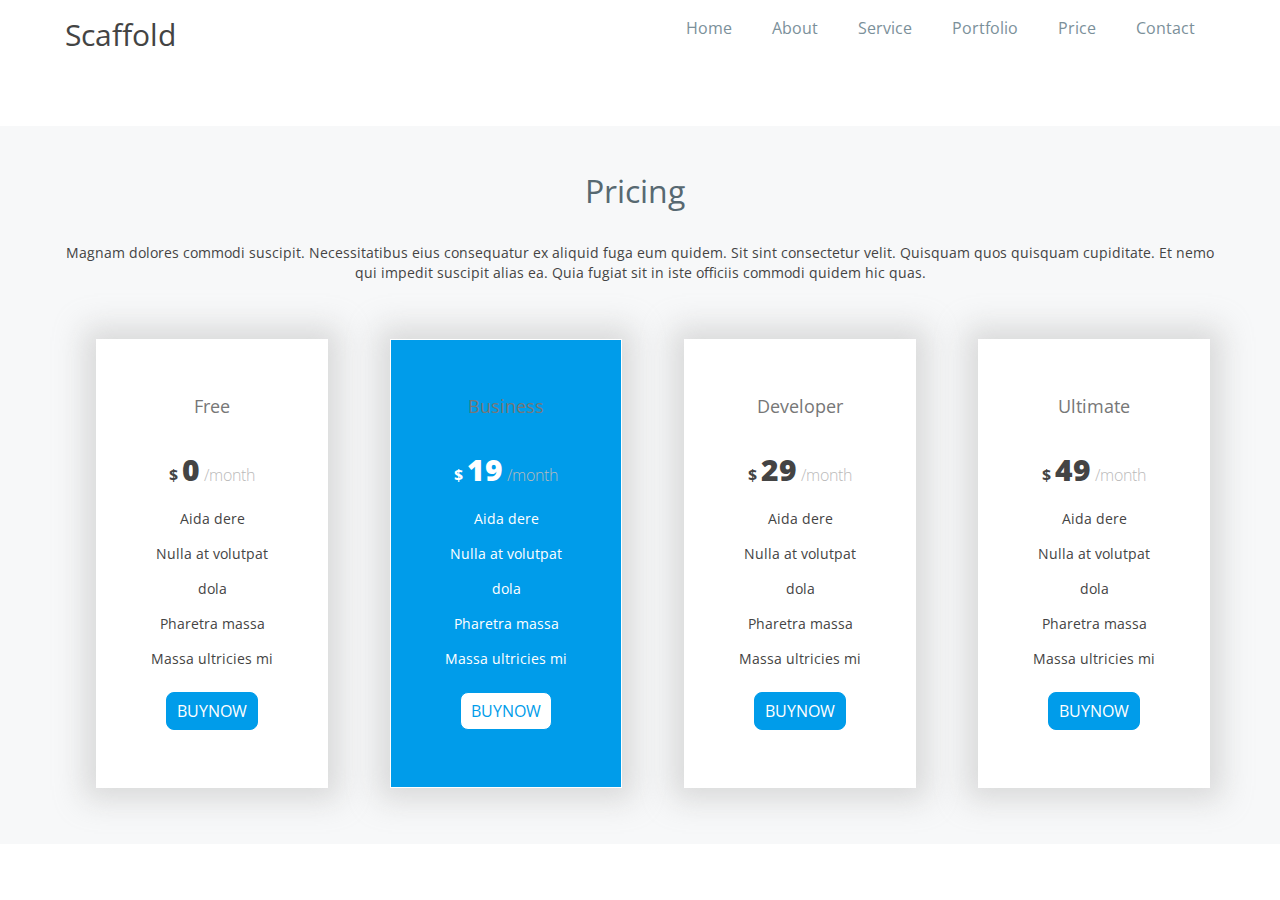
<file: price.html>
<!DOCTYPE html>
<html lang="en">
<head>
    <meta charset="UTF-8">
    <meta name="viewport" content="width=device-width, initial-scale=1.0">
    <title>Document</title>
    <link href="https://fonts.googleapis.com/css?family=Open+Sans:300,300i,400,400i,600,600i,700,700i|Raleway:300,300i,400,400i,500,500i,600,600i,700,700i|Poppins:300,300i,400,400i,500,500i,600,600i,700,700i" rel="stylesheet">    <link rel="stylesheet" href="css/reset.css">
    <link rel="stylesheet" href="css/style.css">
</head>
<body>

    <!----------HEADER---------->

    <div id="header">
        <div class="container">
           <div class="header_wrapper">
                <div class="header_left">
                    <logo>Scaffold</logo>
                </div>
                <div class="header_right">
                    <div class="nav_bar">
                        <a href="index.html">Home</a>
                        <a href="about.html">About</a>
                        <a href="service.html">Service</a>
                        <a href="portfolio.html">Portfolio</a>
                        <a href="#">Price</a>
                        <a href="contact.html">Contact</a>
                    </div>
                </div>
           </div>
        </div>
    </div>

    <!----------PRICING---------->

    <div id="pricing">
        <div class="container">
            <div class="pricing_top">
                <h2>Pricing</h2>
                <p>Magnam dolores commodi suscipit. Necessitatibus eius consequatur ex aliquid fuga eum quidem. Sit sint consectetur velit. Quisquam quos quisquam cupiditate. Et nemo qui impedit suscipit alias ea. Quia fugiat sit in iste officiis commodi quidem hic quas.</p>
            </div>
            <div class="pricing_bottom">
                <div class="price pr1">
                    <h3>Free</h3><br>
                    <h4>
                        <sup>$</sup>
                        <strong>0</strong>
                        <span>/month</span>
                    </h4><br>
                   <p>
                        Aida dere<br>
                        Nulla at volutpat dola<br>
                        Pharetra massa<br>
                        Massa ultricies mi<br>
                   </p><br>
                   <div class="btn">BUYNOW</div>
                </div>
                <div class="price pr2">
                    <h3>Business</h3><br>
                    <h4>
                        <sup>$</sup>
                        <strong>19</strong>
                        <span>/month</span>
                    </h4><br>
                    <p>
                        Aida dere<br>
                        Nulla at volutpat dola<br>
                        Pharetra massa<br>
                        Massa ultricies mi<br>
                   </p><br>
                   <div class="btn1">BUYNOW</div>
                </div>
                <div class="price pr3">
                    <h3>Developer</h3><br>
                    <h4>
                        <sup>$</sup>
                        <strong>29</strong>
                        <span>/month</span>
                    </h4><br>
                    <p>
                        Aida dere<br>
                        Nulla at volutpat dola<br>
                        Pharetra massa<br>
                        Massa ultricies mi<br>
                   </p><br>
                   <div class="btn">BUYNOW</div>
                </div>
                <div class="price pr4">
                    <h3>Ultimate</h3><br>
                    <h4>
                        <sup>$</sup>
                        <strong>49</strong>
                        <span>/month</span>
                    </h4><br>
                    <p>
                        Aida dere<br>
                        Nulla at volutpat dola<br>
                        Pharetra massa<br>
                        Massa ultricies mi<br>
                   </p><br>
                   <div class="btn">BUYNOW</div>
                </div>
            </div>
        </div>
    </div>
</file>
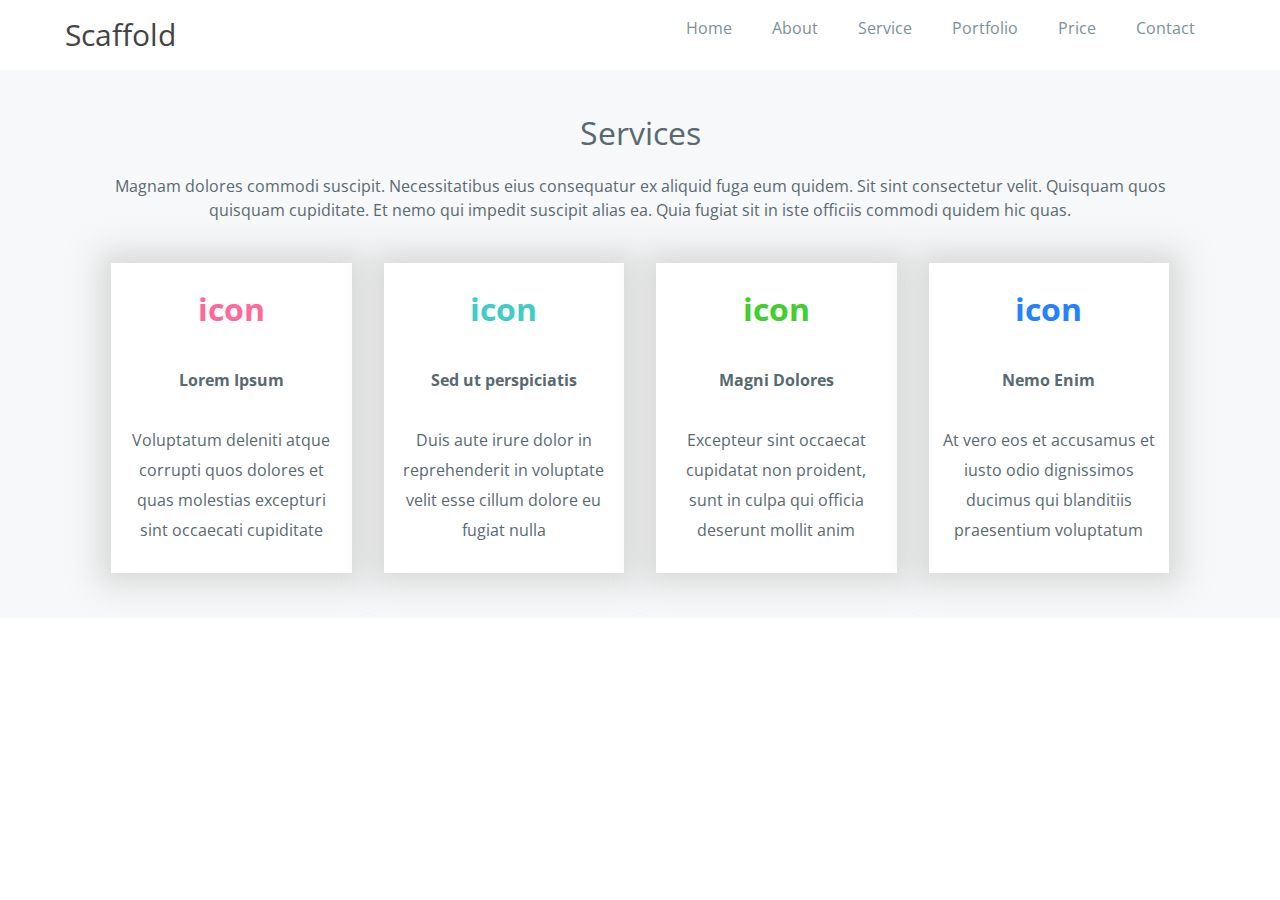
<file: service.html>
<!DOCTYPE html>
<html lang="en">
<head>
    <meta charset="UTF-8">
    <meta name="viewport" content="width=device-width, initial-scale=1.0">
    <title>Document</title>
    <link href="https://fonts.googleapis.com/css?family=Open+Sans:300,300i,400,400i,600,600i,700,700i|Raleway:300,300i,400,400i,500,500i,600,600i,700,700i|Poppins:300,300i,400,400i,500,500i,600,600i,700,700i" rel="stylesheet">    <link rel="stylesheet" href="css/reset.css">
    <link rel="stylesheet" href="css/style.css">
</head>
<body>

    <!----------HEADER---------->

    <div id="header">
        <div class="container">
           <div class="header_wrapper">
                <div class="header_left">
                    <logo>Scaffold</logo>
                </div>
                <div class="header_right">
                    <div class="nav_bar">
                        <a href="index.html">Home</a>
                        <a href="about.html">About</a>
                        <a href="#">Service</a>
                        <a href="portfolio.html">Portfolio</a>
                        <a href="price.html">Price</a>
                        <a href="contact.html">Contact</a>
                    </div>
                </div>
           </div>
        </div>
    </div>

     <!----------SERVICES---------->

     <div id="services">
        <div class="container">
           <div class="service_wrappar">
                <div class="head">
                    <h2>Services</h2>
                    <p>Magnam dolores commodi suscipit. Necessitatibus eius consequatur ex aliquid fuga eum quidem. Sit sint consectetur velit. Quisquam quos quisquam cupiditate. Et nemo qui impedit suscipit alias ea. Quia fugiat sit in iste officiis commodi quidem hic quas.</p>
                </div>
                <div class="bottom">
                    <div class="service ser_1">                    
                        <h2>icon</h2>
                        <h4>Lorem Ipsum</h4>
                        <p>Voluptatum deleniti atque corrupti quos dolores et quas molestias excepturi sint occaecati cupiditate</p>
                    </div>
                     <div class="service ser_2">
                        <h2>icon</h2>
                        <h4>Sed ut perspiciatis</h4>
                        <p>Duis aute irure dolor in reprehenderit in voluptate velit esse cillum dolore eu fugiat nulla</p>
                    </div>
                    <div class="service ser_3">
                        <h2>icon</h2>
                        <h4>Magni Dolores</h4>
                        <p>Excepteur sint occaecat cupidatat non proident, sunt in culpa qui officia deserunt mollit anim</p>
                        </div>
                    <div class="service ser_4">
                        <h2>icon</h2>
                        <h4>Nemo Enim</h4>
                        <p>At vero eos et accusamus et iusto odio dignissimos ducimus qui blanditiis praesentium voluptatum</p>
                    </div>
                </div>
            </div>
        </div>
    </div>
</file>
<file: css/style.css>
body{
    font-family: "Open Sans", sans-serif;
    color: #444444
}
.container{
    width: 1150px;
    margin: auto;
}

/*----------HEADER---------- */

#header{   
    font-weight: 700px;
    padding: 20px 0;  
}
#header h2{
    line-height: 30px;
}
#header .container{
    background-attachment: fixed;
}
.header_wrapper{
    display: flex;
}
.header_left{
    flex-basis: 50%;
    font-size: 30px;
    color: #444444;
}
.header_right{
    flex-basis: 50%;
    text-decoration: none;
}
.nav_bar{
    display: flex;
    flex-direction: row;
    margin-left: 120px;
    color: #576971;
}
a{
   text-decoration: none; 
   padding: 0 20px;
   color: #7b909a;
   transition: 0.3s;
   font-size: 16px;
}
a:hover{
    color: #444444;
}



/*----------BANNER---------- */

#banner{
    margin-block-start: 0.70em;
    margin-block-end: 0.70em;
    background: url(../images//hero-bg.png);
    width: 100%;
    background-size: contain;
    background-repeat: no-repeat;
    background-position: right top;
    background-attachment: fixed;
}
.banner_wrapper{
    display: flex;
}
.banner_left{
    flex-basis: 50%;
}
h1{
    font-size: 48px;
    line-height: 55px;
    margin-block-start: 1.83em;
    margin-block-end: 0.55em;
    letter-spacing: 0.5px;
    color: #444444;
}
h2{
    font-size: 32px;
    line-height: 30px;
    margin-block-start: 0.55em;
    margin-block-end: 0.83em;
    color: #576971;
    font-weight: normal;
    text-align: center
}
.banner_right{
    flex-basis: 50%;  
    margin: 29px 17px 14px 122px;  
}
.banner_left .btn{
    color: white;
    text-transform: uppercase;
    background-color: #009cea;
    padding: 12px 28px;
    font-weight: 700px;
    margin-block-end: 0.83em;
    border-radius: 3px;
}
#banner p{
    font-size: 25px;
    line-height: 34px;
    margin-block-start: 0.55em;
    margin-block-end: 0.83em;
    color: #576971;
    font-weight: normal;
}

/*----------ABOUT----------*/
  
#about{
    padding: 10px 0;
}
.about_wrapper{
    display: flex;
    background-color: #f7f7f7;
    padding: 30px;
}
.about_left{
    flex-basis: 50%;
    margin: 10px 22px 10px 10px;
}
.about_right{
    flex-basis: 50%;
    letter-spacing: 0.5px;
    text-align: left;
}

.about_right h3{
    font-weight: 400;
    font-size: 40px;
    color: #364146;
    padding-left: 8px;
    padding-bottom: 15px;
}
    
.about_right ul{
    padding: 10px 5px;
    margin-left: 28px;
    line-height: 25px;
    font-size: 17px;
}
.about_right p{
    padding: 10px 5px;
    margin-left: 8px;
    font-size: 17px;
    line-height: 24px

}

/*----------FEATURE----------*/

.feature_wrapper{
    display: flex;
    background-color: white;
    padding: 30px;
    font-size: 17px;
    list-style: none;
}
.feat_left{
    flex-basis: 50%;
    line-height: 40px;
}
.feat_right{
    flex-basis: 50%;
    padding-left: 30px;
}
.feat_left li h4{
    font-size: 22px;
    color: #444444;
    font-weight: 600;
}
.feat_left li p{
    font-size: 14px;
    color: #576971;
}
.feat_left li{
    border-left: solid px #ccc;
    padding-left: 16px;
    margin-block-start: 0.70em;
    margin-block-end: 0.70em;
    background-color: #fafbfb;
}
.feature_wrapper .feat_li_1:hover{
    border-left: solid 5px rgb(63, 117, 189);

}
.feature_wrapper .feat_li_2:hover{
    border-left: solid 5px rgb(63, 117, 189)

}
.feature_wrapper .feat_li_3:hover{
    border-left: solid 5px rgb(63, 117, 189)

}
.feature_wrapper .feat_li_4:hover{
    border-left: solid 5px rgb(63, 117, 189)
}

.feature_wrapper h4:hover{
   box-sizing: content-box;
   color: rgb(63, 117, 189);

}
.feature_wrapper h4:hover{
    color: rgb(63, 117, 189);

}
.feature_wrapper h4:hover{
    color: rgb(63, 117, 189);

}
.feature_wrapper h4:hover{
    color: rgb(63, 117, 189);
}

/*----------SERVICES----------*/

#services{
    background-color: #f7f8f9;
}
.service_wrappar{
    padding: 30px 30px 45px 30px;
}
.service .head h3{
    font-size: 30px;
    text-align: center;
    color: #627680;
    padding: 27px 0px;
    font-weight: 600;
    text-align: center;
}
.head p{
    font-size: 16px;
    text-align: center;
    color: #576971;
    padding-bottom: 41px;
    line-height: 24px;
}
.bottom{
    display: flex;
}
.bottom .service{
    border: solid 1px white;
    text-align: center;
    margin: 0px 16px;
    background-color: white;
    line-height: 30px;
    flex-basis: 215px;
    box-shadow: 0px 0px 28px 12px #ccccccb5;
    padding: 12px;
    color: #576971;
}
.service h4{
    padding: 15px 0px;
}
.service p{
    padding: 15px 0px
}
.bottom  .ser_1:hover{
    border-bottom: solid 5px #ff689b;
}
.bottom  .ser_1 h2{
    color: #ff689b;
    font-weight: 700;
}
.bottom  .ser_2:hover{
    border-bottom: solid 5px #3fcdc7;
}
.bottom  .ser_2 h2{
    color: #3fcdc7;
    font-weight: 700;
}
.bottom  .ser_3:hover{
    border-bottom: solid 5px #41cf2e;
}
.bottom  .ser_3 h2{
    color: #41cf2e;
    font-weight: 700;
}
.bottom  .ser_4:hover{
    border-bottom: solid 5px #2282ff;
}
.bottom  .ser_4 h2{
    color: #2282ff;
    font-weight: 700;
}
 
/*----------PORTFOLIO----------*/

#portfolio{
    padding-top: 38px;
}
#portfolio .head_2{
    display: flex;
    padding: 4px 450px;
    padding-bottom: 40px;
}
#portfolio .clk{
    padding: 0px 14px
}
.bottom .image{
    margin: 20px;
}

 /*----------CALL_OF_ACTION----------*/

.cta_wrapper{
    display: flex;
}
#cta {
    background: linear-gradient(rgba(255, 255, 255, 0.8), rgba(255, 255, 255, 0.8)),url(../images/cta-bg.jpg );
    background-attachment: fixed;
    padding: 70px 0px;
    margin: 100px 0px;
    background-position-y: center;
}
.call_left{
    flex-basis: 75%;
}
.call_left h2{
    color: #364146;
    font-size: 28px;
    font-weight: 700;
    text-align: left;
}
.call_left p{
    color: #576971;
    line-height: 23px;
}
.call_right{
    flex-basis: 25%;
    padding: 61px 10px 10px 102px
}
.call_right .btn{
    background-color: #007bff;
    color: white;
    padding: 17px 26px;
    border-radius: 7px;
    font-weight: 600px;
    font-size: 17px;
}

/*----------TESTIMONIAL----------*/

#testimonial{
    padding-bottom: 20px;
}
#testimonial .item{
    margin: 20px 20px;    
}
#testimonial .text_top p{
    text-align: center;
    padding: 16px 0px 45px 0px;
    font-size: 17px;
    line-height: 23px;
    color: #576971;
}
#testimonial .text_bottom{
    display: flex;
}
#testimonial .text_bottom img{
    margin: -50px 10px 10px 24px;
    border-radius: 60%;
    border: solid 8px white;
}
#testimonial .item p{
    padding: 18px 18px 90px 18px;
    line-height: 25px;
    background-color: #f4f6f7;
    border-radius: 8px;
    color: #576971;
    font-style: italic;
    font-size: medium;
}
#testimonial .item h3{
    padding: 1px 0px 6px 23px;
    font-size: 25px;
    color: #111;
}
#testimonial .item h4{
    padding: 3px 0px 6px 23px;
    color: #999
}

/*----------TEAM----------*/

#team{
    background: linear-gradient(rgba(255, 255, 255, 0.8), rgba(255, 255, 255, 0.8)), url(../images/team-bg.jpg);
    padding: 40px 0px;
    margin: 10px 10px 10px 10px;
    position: relative;
    background-size: cover;
}
#team h2{
    margin: -27px 2px 50px 0px;
}
.team_bottom{
    display: flex;
}
#team .container{
    padding: 35px;
}
.team_top p{
    text-align: center;
    padding: 0px 10px 23px 10px;
    line-height: 28px;
    color: #444444;
    font-size: 17px;
}
.team_bottom .team{
    padding: 15px;
    margin: 10px 0px;
}
#team .char{
    border: solid 1px white;
    margin: -53px 26px 0px 25px;
    padding: 35px 10px 35px 10px;
    background-color: white;
    contain: content;
    text-align: center;
}
#team .char h3{
    padding-bottom: 10px;
    color: #364146;
    font-size: 18px;
    padding-bottom: 12px;
}
#team .char h4{
    font-size: 13px;
    font-style: italic;
    padding-top: 12px;
    border-top:solid 1px ;
}

/*----------CLIENTS----------*/

#client p{
    text-align: center;
    padding: 16px 0px 45px 0px;
    font-size: 17px;
    line-height: 23px;
    color: #576971;
}   
#client h2{
 padding-top: 30px;   
} 
#client .icon_top{
    display: flex;
}
#client .icon_bottom{
    display: flex;
}
#client .item{
    border: solid 1px #ccc;
    text-align: center;
    padding: 25px;
}

/*----------PRICING----------*/

#pricing{
    background-color: #f7f8f9;
}
#pricing h2{
    margin-top: 56px;
    padding: 50px 10px 10px 0px;
}
#pricing h3{
    padding: 0px 10px 24px 10px;
    font-size: 18px;
    font-weight: 400;
    color: #777777;
}
#pricing p{
    line-height: 20px;
    text-align: center;
    font-size: 14px;
}
.pricing_bottom{
    display: flex;
}
.pricing_bottom .price{
    background-color: white;
    border: solid 1px white;
    text-align: center;
    margin: 56px 31px;
    padding: 57px 44px;
    box-shadow: 0px 0px 28px 12px #ccccccb5;
}
#pricing .pricing_bottom p{
    line-height: 35px;
}
#pricing .pricing_bottom .btn{
    border: solid 1px #009cea;
    color: white;
    background-color: #009cea;
    margin: 0px 25px;
    padding: 10px;
    border-radius: 8px;
}
#pricing .pricing_bottom strong{
    font-size: 30px;
}
#pricing .pricing_bottom span{
    color: #bababa;
    font-size: 16px;
    font-weight: 300;
}
#pricing .pricing_bottom sup{
    padding-top: 10px;
}
#pricing .pricing_bottom .pr2{
    background-color: #009cea;
    color: white;
}
#pricing .pricing_bottom .btn1{
    background-color: white;
    color: #009cea;
    border: solid 1px #009cea;
    margin: 0px 25px;
    padding: 10px;
    border-radius: 8px;
}

/*----------FREQUENTLY_ASKED_QUESTION----------*/

.fqa_bottom{
    line-height: 30px;
    font-size: 20px;
    padding: 20px 50px;
}
#fqa{
    padding: 30px;
}

/*----------CONTACT_US----------*/

#contact{
    background-color: #f7f8f9;
    padding: 20px 10px;
}
.contact_bottom{
    display: flex;
    margin: 10px;
}
#contact .contact_bottom_left{
    flex-basis: 30%;
    background-color: white;
    margin: 10px -22px 0px 21px;
    padding: 20px 27px;
    box-shadow: 0px 0px 50px 10px #ccccccb5;
}
#contact .contact_bottom_right{
    flex-basis: 70%;
    background-color: white;
    margin: 10px 10px 10px 70px;
    padding: 20px;
    box-shadow: 0px 0px 50px 10px #ccccccb5;
}
#contact .contact_bottom_left h3{
    padding: 16px 0 0 3px;
    font-size: 20px;
    font-weight: 600;
    margin-bottom: 12px;
    color: #364146;
}
#contact .contact_bottom_left h4{
    padding: 0 0 9px 3px;
    margin-bottom: 16px;
    font-size: 14px;
    color: #627680;
}
form{
    line-height: 20px;
}
input{
    height: 30px;
    width: 90%;
}
label{
    line-height: 40px;
}
input{
    line-height: 20px;
}
textarea{
    line-height: 20px;
}
#contact .contact_bottom_right .btn{
    border: solid 1px #009cea;
    color: white;
    background-color: #009cea;
    padding: 12px;
    margin: 12px 250px;
    text-align: center;
    border-radius: 5px;

}

/*----------FOOTER----------*/

#footer h3{
    color:  #364146;
    padding-bottom: 10px;
    font-size: 17px;
}
#footer h4{
    font-size: 17px;
    font-weight: 600;
    color: #364146;
    padding-bottom: 30px;
}
.footer_body{
    display: flex;
    padding: 30px;
}

.footer_under{
    text-align: center;
    font-size: 13px;
    color: #364146;
    background-color: #f7f8f9;
    padding: 40px;
}
.r2 ,.r3{
    flex-basis: 20%;
    line-height: 40px;
}
.r1 ,.r4{
    flex-basis: 30%;
    line-height: 30px;
}
.r4 .btn{
    border-radius: 7px;
    background-color: #009cea;
    color: white;
    padding: 7px;
    margin: 10px 30px 0px 0px;
    text-align: center;
}
.footer_under h3{
    font-size: 14px;
    line-height: 22px;
}
</file>
